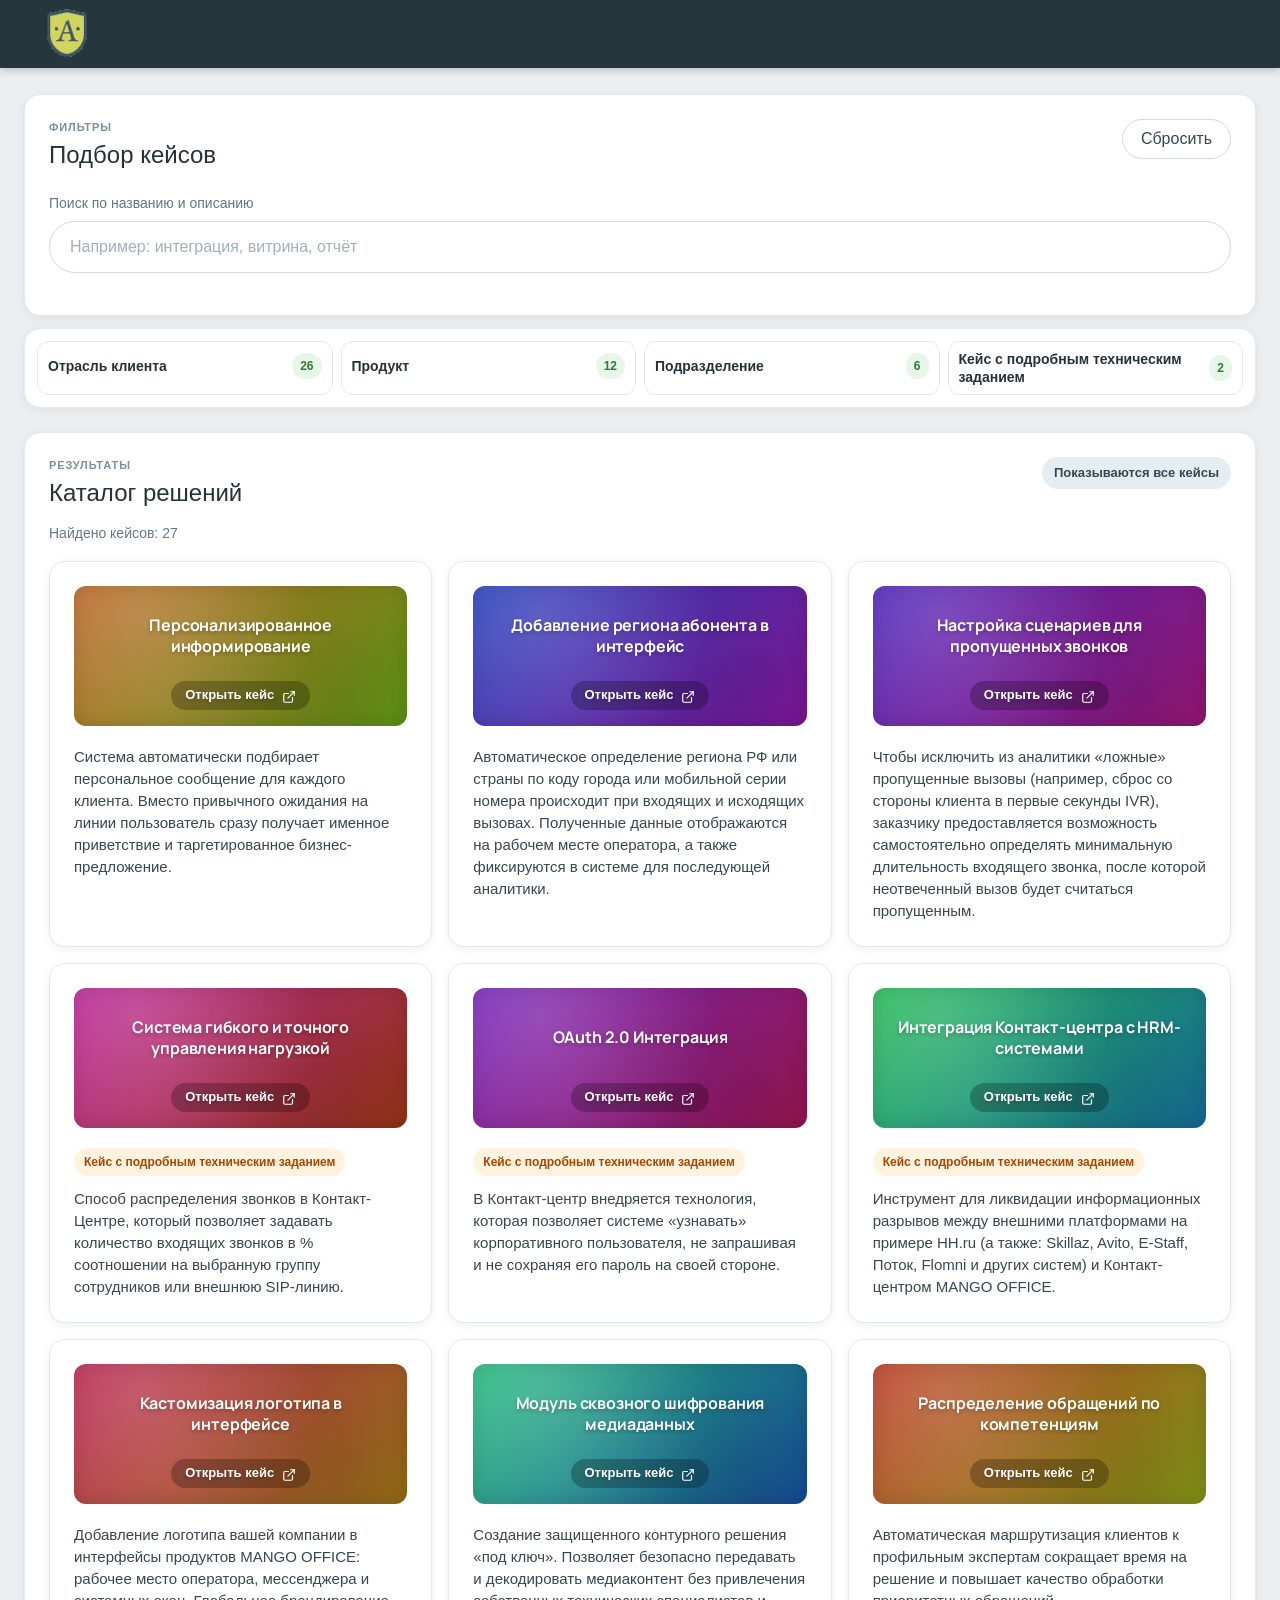
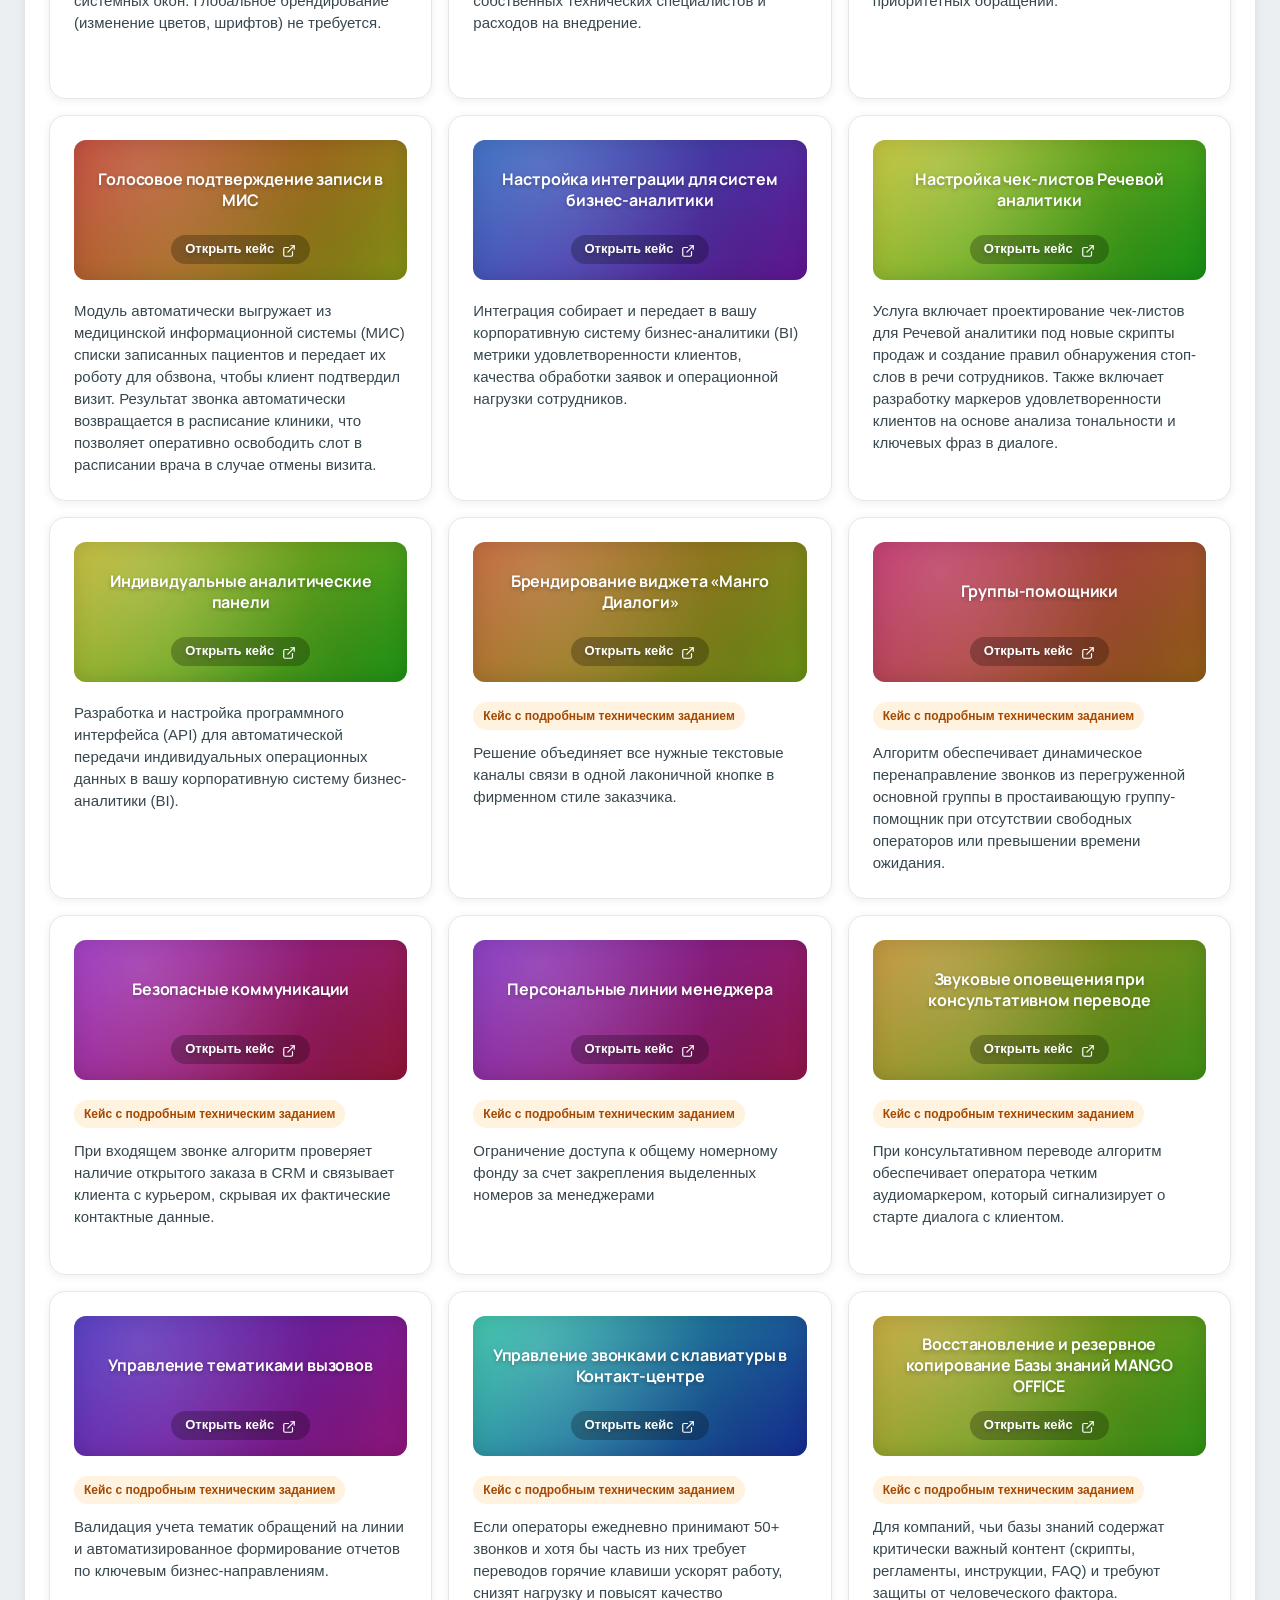
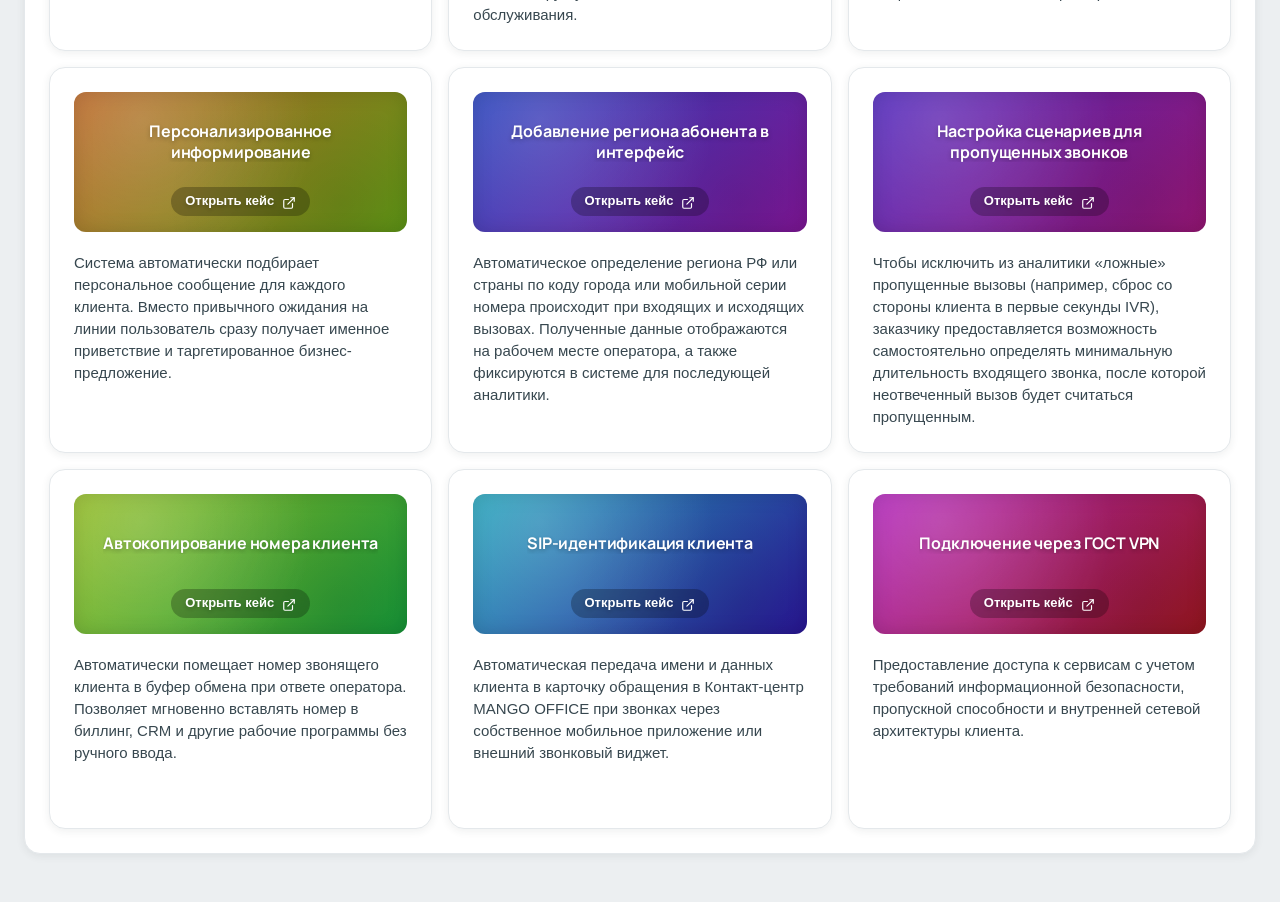
<file: index.html>
<!DOCTYPE html>
<html lang="ru">
<head>
  <meta charset="UTF-8">
  <meta name="viewport" content="width=device-width, initial-scale=1.0">
  <title>Дашборд кейсов доработок</title>
  <meta
    name="description"
    content="Одностраничный каталог кейсов доработок с фильтрами по отрасли, продукту и подразделению."
  >
  <link rel="preconnect" href="https://fonts.googleapis.com">
  <link rel="preconnect" href="https://fonts.gstatic.com" crossorigin>
  <link
    href="https://fonts.googleapis.com/css2?family=Manrope:wght@400;500;600;700;800&display=swap"
    rel="stylesheet"
  >
  <link rel="stylesheet" href="styles.css">
</head>
<body>
  <div class="lk-shell">
    <header class="topbar">
      <div class="logo-mark" aria-label="Mango Academy">
        <img src="./assets/mango-academy-mark.png" alt="Mango Academy">
      </div>
    </header>

    <div class="workspace">
      <main class="page-shell">
        <section class="filters-panel">
          <div class="panel-heading">
            <div>
              <p class="panel-heading__eyebrow">Фильтры</p>
              <h2>Подбор кейсов</h2>
            </div>
            <button class="ghost-button" id="reset-filters" type="button">Сбросить</button>
          </div>

          <label class="search-box" for="search-input">
            <span class="search-box__label">Поиск по названию и описанию</span>
            <input
              id="search-input"
              type="search"
              placeholder="Например: интеграция, витрина, отчёт"
              autocomplete="off"
            >
          </label>
        </section>

        <section class="filter-groups-shell filters-panel--top" aria-label="Фильтры">
          <div class="filter-groups" id="filter-groups"></div>
        </section>

        <section class="results-panel">
          <div class="results-toolbar">
            <div>
              <p class="panel-heading__eyebrow">Результаты</p>
              <h2>Каталог решений</h2>
            </div>
            <div class="active-filters" id="active-filters"></div>
          </div>

          <div class="results-state" id="results-state">Загружаю кейсы…</div>
          <div class="cards-grid" id="cards-grid" aria-live="polite"></div>
        </section>
      </main>
    </div>
  </div>

  <template id="case-card-template">
    <article class="case-card">
      <div class="case-card__body">
        <a class="case-card__visual case-card__link" target="_blank" rel="noopener noreferrer">
          <div class="case-card__visual-text"></div>
          <div class="case-card__visual-action">
            Открыть кейс
            <svg width="14" height="14" viewBox="0 0 24 24" fill="none" stroke="currentColor" stroke-width="2" stroke-linecap="round" stroke-linejoin="round" style="margin-bottom: -2px; margin-left: 4px;"><path d="M18 13v6a2 2 0 0 1-2 2H5a2 2 0 0 1-2-2V8a2 2 0 0 1 2-2h6"></path><polyline points="15 3 21 3 21 9"></polyline><line x1="10" y1="14" x2="21" y2="3"></line></svg>
          </div>
        </a>
        <div class="case-card__badges"></div>
        <p class="case-card__description"></p>
      </div>
    </article>
  </template>

  <script src="app.js" defer></script>
</body>
</html>
</file>
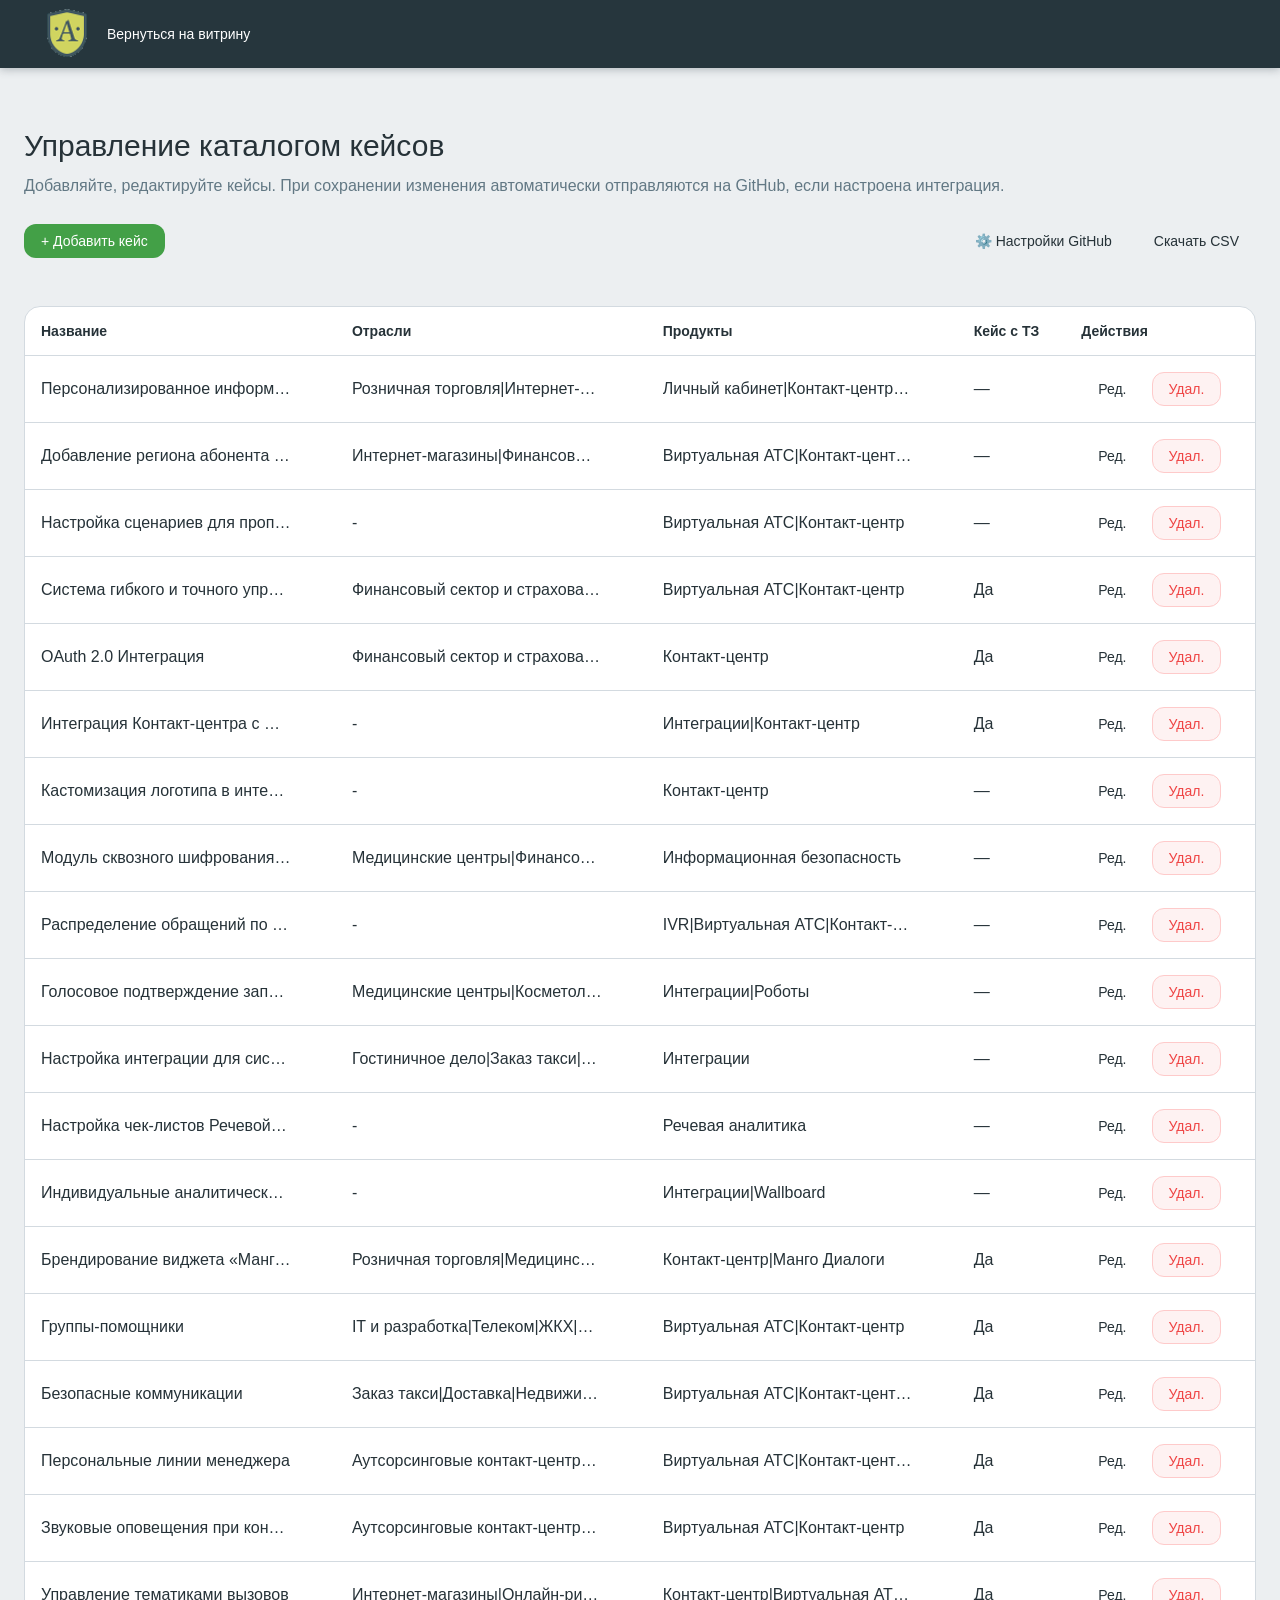
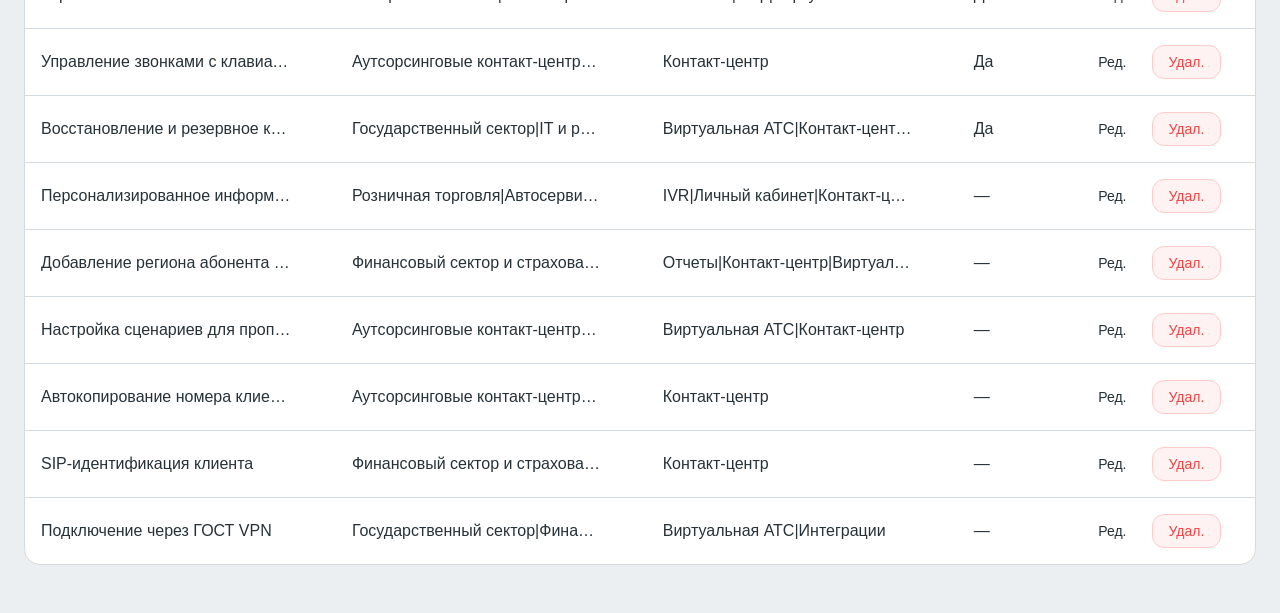
<file: admin.html>
<!DOCTYPE html>
<html lang="ru">
<head>
  <meta charset="UTF-8">
  <meta name="viewport" content="width=device-width, initial-scale=1.0">
  <title>Админка базы кейсов</title>
  <meta name="description" content="Внутренняя админ-страница для обновления базы кейсов Mango Academy.">
  <link rel="preconnect" href="https://fonts.googleapis.com">
  <link rel="preconnect" href="https://fonts.gstatic.com" crossorigin>
  <link href="https://fonts.googleapis.com/css2?family=Manrope:wght@400;500;600;700;800&display=swap" rel="stylesheet">
  <link rel="stylesheet" href="styles.css">
  <style>
    .admin-container {
      display: flex;
      flex-direction: column;
      gap: 2rem;
    }
    .admin-table-wrapper {
      overflow-x: auto;
      background: var(--surface);
      border-radius: var(--radius-lg);
      border: 1px solid var(--border);
    }
    .admin-table {
      width: 100%;
      border-collapse: collapse;
      text-align: left;
    }
    .admin-table th, .admin-table td {
      padding: 1rem;
      border-bottom: 1px solid var(--border);
    }
    .admin-table th {
      background: var(--surface-hover);
      font-weight: 600;
      color: var(--text-secondary);
      font-size: 0.875rem;
    }
    .admin-table tr:last-child td {
      border-bottom: none;
    }
    .admin-actions {
      display: flex;
      gap: 0.5rem;
    }
    .btn {
      display: inline-flex;
      align-items: center;
      justify-content: center;
      padding: 0.5rem 1rem;
      border-radius: var(--radius-md);
      font-weight: 500;
      cursor: pointer;
      border: 1px solid transparent;
      background: var(--surface-hover);
      color: var(--text-primary);
      transition: all 0.2s;
      font-size: 0.875rem;
      text-decoration: none;
    }
    .btn:hover {
      background: var(--border);
    }
    .btn--primary {
      background: var(--primary);
      color: white;
    }
    .btn--primary:hover {
      background: var(--primary-hover);
    }
    .btn--danger {
      color: #ef4444;
      background: #fef2f2;
      border-color: #fecaca;
    }
    .btn--danger:hover {
      background: #fee2e2;
    }
    .admin-form-overlay {
      position: fixed;
      inset: 0;
      background: rgba(0, 0, 0, 0.5);
      display: flex;
      align-items: center;
      justify-content: center;
      z-index: 100;
      opacity: 0;
      pointer-events: none;
      transition: opacity 0.2s;
    }
    .admin-form-overlay.active {
      opacity: 1;
      pointer-events: auto;
    }
    .admin-form-modal {
      background: var(--surface);
      width: 100%;
      max-width: 600px;
      border-radius: var(--radius-lg);
      padding: 2rem;
      box-shadow: 0 10px 25px -5px rgba(0, 0, 0, 0.1);
      max-height: 90vh;
      overflow-y: auto;
    }
    .admin-form-modal h2 {
      margin-bottom: 1.5rem;
      margin-top: 0;
    }
    .form-group {
      margin-bottom: 1rem;
    }
    .form-group label {
      display: block;
      margin-bottom: 0.5rem;
      font-weight: 500;
      color: var(--text-secondary);
      font-size: 0.875rem;
    }
    .form-group input, .form-group textarea {
      width: 100%;
      padding: 0.75rem;
      border-radius: var(--radius-md);
      border: 1px solid var(--border);
      background: var(--background);
      color: var(--text-primary);
      font-family: inherit;
      font-size: 0.875rem;
    }
    .form-group textarea {
      resize: vertical;
      min-height: 80px;
    }
    .form-group .hint {
      font-size: 0.75rem;
      color: var(--text-tertiary);
      margin-top: 0.25rem;
    }
    .modal-actions {
      display: flex;
      justify-content: flex-end;
      gap: 1rem;
      margin-top: 2rem;
    }
    .admin-header-actions {
      display: flex;
      justify-content: space-between;
      align-items: center;
      margin-bottom: 1rem;
    }
    .text-truncate {
      max-width: 250px;
      white-space: nowrap;
      overflow: hidden;
      text-overflow: ellipsis;
    }
    .suggested-tags {
      display: flex;
      flex-wrap: wrap;
      gap: 0.5rem;
      margin-top: 0.75rem;
    }
    .tag-chip {
      background: var(--surface-hover, #f3f4f6);
      border: 1px solid var(--border, #e5e7eb);
      padding: 0.25rem 0.75rem;
      border-radius: 9999px;
      font-size: 0.75rem;
      cursor: pointer;
      user-select: none;
      transition: all 0.2s;
    }
    .tag-chip:hover {
      background: var(--border, #e5e7eb);
    }
    .tag-chip.selected {
      background: var(--primary, #3b82f6);
      color: white;
      border-color: var(--primary, #3b82f6);
    }
  </style>
</head>
<body>
  <div class="lk-shell">
    <header class="topbar">
      <div class="logo-mark" aria-label="Mango Academy">
        <img src="./assets/mango-academy-mark.png" alt="Mango Academy">
      </div>
      <div style="display: flex; gap: 1rem;">
        <a href="index.html" class="btn">Вернуться на витрину</a>
      </div>
    </header>

    <div class="workspace">
      <main class="page-shell">
        <section class="content-header">
          <div>
            <h1>Управление каталогом кейсов</h1>
            <p>Добавляйте, редактируйте кейсы. При сохранении изменения автоматически отправляются на GitHub, если настроена интеграция.</p>
          </div>
        </section>

        <div class="admin-container">
          <div class="admin-header-actions">
            <button class="btn btn--primary" id="btn-add-case">+ Добавить кейс</button>
            <div style="display: flex; gap: 0.5rem;">
              <button class="btn" id="btn-settings">⚙️ Настройки GitHub</button>
              <button class="btn" id="btn-download-csv" title="Скачать CSV файл локально">Скачать CSV</button>
            </div>
          </div>
          
          <div class="admin-table-wrapper">
            <table class="admin-table">
              <thead>
                <tr>
                  <th>Название</th>
                  <th>Отрасли</th>
                  <th>Продукты</th>
                  <th>Кейс с ТЗ</th>
                  <th>Действия</th>
                </tr>
              </thead>
              <tbody id="cases-table-body">
                <tr><td colspan="5" style="text-align: center; padding: 2rem;">Загрузка данных...</td></tr>
              </tbody>
            </table>
          </div>
        </div>
      </main>
    </div>
  </div>

  <div class="admin-form-overlay" id="form-overlay">
    <div class="admin-form-modal">
      <h2 id="modal-title">Добавить кейс</h2>
      <form id="case-form">
        <input type="hidden" id="case-id">
        <div class="form-group">
          <label for="case-title">Название доработки *</label>
          <input type="text" id="case-title" required>
        </div>
        <div class="form-group">
          <label for="case-desc">Описание</label>
          <textarea id="case-desc"></textarea>
        </div>
        <div class="form-group">
          <label for="case-industries">Отрасли</label>
          <input type="text" id="case-industries">
          <div class="suggested-tags" id="tags-industries"></div>
          <div class="hint">Вводите через запятую или выбирайте из списка выше</div>
        </div>
        <div class="form-group">
          <label for="case-products">Продукты</label>
          <input type="text" id="case-products">
          <div class="suggested-tags" id="tags-products"></div>
          <div class="hint">Вводите через запятую или выбирайте из списка выше</div>
        </div>
        <div class="form-group">
          <label for="case-divisions">Подразделения</label>
          <input type="text" id="case-divisions">
          <div class="suggested-tags" id="tags-divisions"></div>
          <div class="hint">Вводите через запятую или выбирайте из списка выше</div>
        </div>
        <div class="form-group">
          <label for="case-url">Ссылка на статью</label>
          <input type="url" id="case-url">
        </div>
        <div class="modal-actions">
          <button type="button" class="btn" id="btn-cancel">Отмена</button>
          <button type="submit" class="btn btn--primary">Сохранить</button>
        </div>
      </form>
    </div>
  </div>

  <div class="admin-form-overlay" id="github-overlay">
    <div class="admin-form-modal">
      <h2>Настройки интеграции с GitHub</h2>
      <p style="margin-top: 0; margin-bottom: 1.5rem; font-size: 0.875rem; color: var(--text-secondary);">
        Укажите ваш репозиторий и Personal Access Token для автоматического сохранения изменений прямо на сайт. Данные сохраняются только в вашем браузере.
      </p>
      <form id="github-form">
        <div class="form-group">
          <label for="gh-repo">Репозиторий (например: alexanderglotov994-debug/marketplace)</label>
          <input type="text" id="gh-repo" placeholder="owner/repo" required>
        </div>
        <div class="form-group">
          <label for="gh-token">Personal Access Token</label>
          <input type="password" id="gh-token" placeholder="ghp_xxxxxxxxxxxxxxxxxxxx" required>
          <div class="hint">Убедитесь, что токен имеет права на запись кода (repo).</div>
        </div>
        <div class="modal-actions">
          <button type="button" class="btn" id="btn-github-cancel">Отмена</button>
          <button type="submit" class="btn btn--primary">Сохранить настройки</button>
        </div>
      </form>
    </div>
  </div>

  <script src="admin.js"></script>
</body>
</html>
</file>
<file: styles.css>
:root {
  --bg: #eceff1;
  --header: #26363d;
  --surface: #ffffff;
  --surface-soft: #f5f7f8;
  --surface-selected: #e5edf3;
  --border: #d3dae0;
  --border-light: #e4e8eb;
  --text: #263238;
  --muted: #627884;
  --icon: #37474f;
  --primary: #43a047;
  --primary-hover: #388e3c;
  --accent: #ff7733;
  --accent-hover: #ff9966;
  --info: #1e88e5;
  --radius-lg: 16px;
  --radius-md: 12px;
  --radius-sm: 6px;
  --shadow-card: 0 2px 8px rgba(38, 50, 56, 0.08);
  --shadow-card-hover: 0 6px 14px rgba(38, 50, 56, 0.18);
  --topbar-height: 68px;
  --container: 1240px;
}

*,
*::before,
*::after {
  box-sizing: border-box;
}

html {
  font-size: 16px;
}

body {
  margin: 0;
  min-height: 100vh;
  font-family: Roboto, Arial, sans-serif;
  color: var(--text);
  background: var(--bg);
}

a {
  color: inherit;
}

button,
input {
  font: inherit;
}

.lk-shell {
  min-height: 100vh;
}

.topbar {
  position: relative;
  z-index: 40;
  display: flex;
  align-items: center;
  min-height: var(--topbar-height);
  padding: 0 44px;
  background: var(--header);
  color: #ffffff;
  box-shadow: 0 2px 8px rgba(55, 71, 79, 0.3);
}

.logo-mark {
  display: inline-flex;
  align-items: center;
  min-width: 0;
}

.logo-mark img {
  display: block;
  width: 46px;
  height: auto;
  max-height: 50px;
  object-fit: contain;
}

.workspace {
  min-height: calc(100vh - var(--topbar-height));
}

.nav-icon {
  position: relative;
  width: 18px;
  height: 18px;
  flex: 0 0 auto;
  color: var(--icon);
}

.nav-icon::before,
.nav-icon::after {
  content: "";
  position: absolute;
  display: block;
}

.nav-icon--home::before {
  inset: 7px 3px 2px;
  background: currentColor;
  border-radius: 2px;
}

.nav-icon--home::after {
  left: 2px;
  top: 2px;
  width: 14px;
  height: 14px;
  border-left: 8px solid transparent;
  border-right: 8px solid transparent;
  border-bottom: 9px solid currentColor;
  transform: scaleX(0.78);
}

.nav-icon--grid::before {
  inset: 2px;
  border: 2px solid currentColor;
  border-radius: 2px;
  box-shadow: inset 5px 0 0 rgba(55, 71, 79, 0.18), inset -5px 0 0 rgba(55, 71, 79, 0.18);
}

.nav-icon--phone::before {
  inset: 1px 5px;
  border: 2px solid currentColor;
  border-radius: 4px;
}

.nav-icon--phone::after {
  left: 8px;
  bottom: 4px;
  width: 2px;
  height: 2px;
  border-radius: 50%;
  background: currentColor;
}

.nav-icon--link::before {
  left: 1px;
  top: 7px;
  width: 16px;
  height: 4px;
  border-radius: 6px;
  border: 2px solid currentColor;
  transform: rotate(-35deg);
}

.nav-icon--chart::before {
  left: 2px;
  bottom: 2px;
  width: 3px;
  height: 7px;
  background: currentColor;
  box-shadow: 6px -4px 0 currentColor, 12px -9px 0 currentColor;
}

.nav-icon--dialog::before {
  inset: 3px 2px 5px;
  background: currentColor;
  border-radius: 4px;
}

.nav-icon--dialog::after {
  left: 5px;
  bottom: 2px;
  border-top: 5px solid currentColor;
  border-right: 5px solid transparent;
}

.nav-icon--users::before {
  left: 2px;
  top: 2px;
  width: 6px;
  height: 6px;
  border-radius: 50%;
  background: currentColor;
  box-shadow: 8px 0 0 currentColor;
}

.nav-icon--users::after {
  left: 0;
  bottom: 2px;
  width: 18px;
  height: 7px;
  border-radius: 10px 10px 2px 2px;
  background: currentColor;
}

.nav-icon--wallet::before {
  inset: 3px 1px;
  border: 2px solid currentColor;
  border-radius: 3px;
}

.nav-icon--wallet::after {
  right: 2px;
  top: 7px;
  width: 6px;
  height: 5px;
  border-radius: 3px 0 0 3px;
  background: currentColor;
}

.nav-icon--settings::before {
  inset: 3px;
  border: 4px solid currentColor;
  border-radius: 50%;
}

.nav-icon--settings::after {
  left: 8px;
  top: 0;
  width: 2px;
  height: 18px;
  background: currentColor;
  box-shadow: -6px 6px 0 -1px currentColor, 6px -6px 0 -1px currentColor;
  transform: rotate(45deg);
}

.page-shell {
  width: min(calc(100% - 48px), var(--container));
  margin: 0 auto;
  padding: 26px 0 48px;
}

.content-header {
  min-height: 116px;
  padding: 34px 0 26px;
}

.content-header h1 {
  margin: 0;
  font-size: 30px;
  line-height: 36px;
  font-weight: 400;
  color: #263238;
}

.content-header p {
  margin: 10px 0 0;
  color: var(--muted);
  font-size: 16px;
  line-height: 24px;
}

.tabs-strip {
  display: flex;
  align-items: center;
  min-height: 64px;
  margin-bottom: 24px;
  padding: 0 12px;
  border-radius: 4px;
  background: var(--surface);
}

.tabs-strip__tab {
  display: inline-flex;
  align-items: center;
  min-height: 48px;
  padding: 0 16px;
  border-radius: 8px;
  color: var(--text);
  font-size: 14px;
}

.tabs-strip__tab--active {
  background: var(--surface-soft);
}

.filters-panel,
.filter-groups-shell,
.results-panel {
  border: 1px solid var(--border-light);
  border-radius: var(--radius-lg);
  background: var(--surface);
  box-shadow: var(--shadow-card);
}

.filters-panel,
.filter-groups-shell,
.results-panel {
  padding: 24px;
}

.filter-groups-shell {
  padding: 12px;
}

.filters-panel--top {
  position: sticky;
  top: 0;
  z-index: 20;
}

.filter-groups-shell {
  margin-top: 12px;
}

.panel-heading,
.results-toolbar {
  display: flex;
  align-items: flex-start;
  justify-content: space-between;
  gap: 16px;
}

.panel-heading__eyebrow,
.case-card__eyebrow {
  margin: 0;
  text-transform: uppercase;
  letter-spacing: 0.08em;
  font-size: 11px;
  line-height: 16px;
  font-weight: 700;
  color: #78909c;
}

.panel-heading h2,
.results-toolbar h2 {
  margin: 4px 0 0;
  font-size: 24px;
  line-height: 32px;
  font-weight: 500;
  color: #263238;
}

.ghost-button {
  min-height: 40px;
  border: 1px solid var(--border);
  border-radius: 24px;
  background: #ffffff;
  color: #37474f;
  padding: 8px 18px;
  cursor: pointer;
  transition: background 0.18s ease, border-color 0.18s ease;
}

.ghost-button:hover,
.ghost-button:focus-visible {
  background: var(--surface-soft);
  border-color: #a0b1b9;
}

.search-box {
  display: flex;
  flex-direction: column;
  gap: 8px;
  margin: 22px 0 18px;
}

.search-box__label {
  font-size: 14px;
  line-height: 20px;
  color: var(--muted);
}

.search-box input {
  width: 100%;
  min-height: 52px;
  border: 1px solid var(--border);
  border-radius: 28px;
  background: #ffffff;
  padding: 0 20px;
  color: var(--text);
  font-size: 16px;
}

.search-box input::placeholder {
  color: #a0b1b9;
}

.search-box input:focus-visible {
  outline: none;
  border-color: var(--primary);
  box-shadow: 0 0 0 3px rgba(67, 160, 71, 0.18);
}

.filter-groups {
  display: grid;
  grid-template-columns: repeat(4, minmax(0, 1fr));
  gap: 8px;
}

.filter-group {
  position: relative;
  border: 1px solid var(--border-light);
  border-radius: var(--radius-md);
  background: #ffffff;
}

.filter-group[open] {
  z-index: 25;
  box-shadow: var(--shadow-card-hover);
}

.filter-group summary {
  display: flex;
  align-items: center;
  justify-content: space-between;
  gap: 8px;
  min-height: 48px;
  padding: 8px 10px;
  list-style: none;
  cursor: pointer;
}

.filter-group summary::-webkit-details-marker {
  display: none;
}

.filter-group__meta {
  min-width: 0;
}

.filter-group__label {
  font-size: 14px;
  line-height: 18px;
  font-weight: 700;
}

.filter-group__status {
  color: var(--muted);
  font-size: 14px;
  line-height: 20px;
  white-space: nowrap;
  overflow: hidden;
  text-overflow: ellipsis;
}

.filter-group__body {
  display: grid;
  gap: 8px;
  position: absolute;
  top: calc(100% + 8px);
  left: 0;
  right: 0;
  padding: 10px;
  border: 1px solid var(--border-light);
  border-radius: var(--radius-md);
  background: #ffffff;
  box-shadow: var(--shadow-card-hover);
}

.filter-actions {
  display: flex;
  gap: 8px;
  flex-wrap: wrap;
}

.filter-action {
  min-height: 28px;
  border: 0;
  border-radius: 18px;
  padding: 4px 10px;
  cursor: pointer;
  background: #edf1f3;
  color: #37474f;
}

.filter-action:hover {
  background: #e0e7eb;
}

.checkbox-list {
  display: grid;
  gap: 6px;
  max-height: 260px;
  overflow: auto;
  padding-right: 4px;
}

.checkbox-item {
  display: flex;
  align-items: flex-start;
  gap: 8px;
  padding: 7px 8px;
  border-radius: 10px;
  background: var(--surface-soft);
}

.checkbox-item input {
  accent-color: var(--primary);
  margin-top: 2px;
}

.checkbox-item__text {
  display: flex;
  flex-direction: column;
  gap: 2px;
}

.checkbox-item__label {
  font-size: 14px;
  line-height: 20px;
}

.checkbox-item__hint {
  font-size: 12px;
  line-height: 16px;
  color: var(--muted);
}

.results-panel {
  margin-top: 24px;
}

.results-toolbar {
  margin-bottom: 14px;
}

.active-filters {
  display: flex;
  flex-wrap: wrap;
  justify-content: flex-end;
  gap: 8px;
}

.results-state {
  margin-bottom: 18px;
  color: var(--muted);
  font-size: 14px;
  line-height: 20px;
}

.cards-grid {
  display: grid;
  gap: 16px;
  grid-template-columns: repeat(auto-fit, minmax(300px, 1fr));
}

.case-card {
  min-height: 360px;
  border: 1px solid var(--border-light);
  border-radius: var(--radius-lg);
  background: #ffffff;
  box-shadow: var(--shadow-card);
  overflow: hidden;
  transition: transform 0.18s ease, box-shadow 0.18s ease;
}

.case-card:hover {
  transform: translateY(-2px);
  box-shadow: var(--shadow-card-hover);
}

.case-card__body {
  display: flex;
  flex-direction: column;
  min-height: 100%;
  padding: 24px;
}

.case-card__visual {
  display: flex;
  flex-direction: column;
  align-items: center;
  justify-content: space-between;
  min-height: 140px;
  margin-bottom: 20px;
  border-radius: var(--radius-md);
  padding: 16px;
  text-align: center;
  color: #ffffff;
  font-weight: 700;
  font-size: 16px;
  line-height: 1.3;
  text-shadow: 0 2px 4px rgba(0, 0, 0, 0.25);
  position: relative;
  overflow: hidden;
  box-shadow: inset 0 0 20px rgba(0, 0, 0, 0.15);
  text-decoration: none;
  transition: transform 0.2s ease, box-shadow 0.2s ease;
}

.case-card__visual:hover {
  transform: translateY(-2px);
  box-shadow: inset 0 0 20px rgba(0, 0, 0, 0.15), 0 4px 12px rgba(0,0,0,0.15);
}

.case-card__visual::before {
  content: "";
  position: absolute;
  inset: 0;
  background: radial-gradient(circle at 20% 20%, rgba(255, 255, 255, 0.18) 0%, transparent 60%),
              radial-gradient(circle at 80% 80%, rgba(0, 0, 0, 0.12) 0%, transparent 60%);
  z-index: 1;
}

.case-card__visual-text {
  position: relative;
  z-index: 2;
  margin: auto;
  display: -webkit-box;
  -webkit-line-clamp: 3;
  -webkit-box-orient: vertical;
  overflow: hidden;
  font-family: 'Manrope', sans-serif;
  letter-spacing: -0.01em;
}

.case-card__visual-action {
  position: relative;
  z-index: 2;
  display: flex;
  align-items: center;
  gap: 4px;
  margin-top: 12px;
  padding: 6px 14px;
  background: rgba(0, 0, 0, 0.25);
  border-radius: 16px;
  backdrop-filter: blur(6px);
  -webkit-backdrop-filter: blur(6px);
  font-size: 13px;
  font-weight: 600;
  color: #ffffff;
  transition: background 0.2s ease;
}

.case-card__visual:hover .case-card__visual-action {
  background: rgba(0, 0, 0, 0.45);
}

.case-card__badges {
  display: flex;
  flex-wrap: wrap;
  gap: 8px;
  margin: 0 0 12px;
}

.case-card__badge {
  display: inline-flex;
  align-items: center;
  min-height: 28px;
  padding: 4px 10px;
  border-radius: 14px;
  background: #fff3e0;
  color: #a44800;
  font-size: 12px;
  line-height: 18px;
  font-weight: 700;
}

.case-card__description {
  margin: 0;
  color: #37474f;
  font-size: 15px;
  line-height: 22px;
  display: -webkit-box;
  -webkit-line-clamp: 11;
  -webkit-box-orient: vertical;
  overflow: hidden;
}

.chip {
  display: inline-flex;
  align-items: center;
  min-height: 32px;
  padding: 0 12px;
  border-radius: 18px;
  background: var(--surface-selected);
  color: #37474f;
  font-size: 13px;
  line-height: 18px;
  font-weight: 700;
}

.filter-group summary .chip {
  min-height: 26px;
  padding: 0 8px;
  background: #e8f5e9;
  color: #2e7d32;
  font-size: 12px;
}

.empty-state {
  padding: 28px;
  border-radius: var(--radius-md);
  background: var(--surface-soft);
  border: 1px dashed var(--border);
  color: var(--muted);
}

.workflow-panel {
  margin-top: 18px;
  padding: 20px;
  border-radius: var(--radius-md);
  border: 1px solid var(--border-light);
  background: #ffffff;
}

.workflow-list {
  margin: 0;
  padding-left: 20px;
  color: var(--text);
  line-height: 1.6;
}

.workflow-list li + li {
  margin-top: 10px;
}

.workflow-panel--admin {
  margin-top: 0;
}

.admin-summary {
  display: grid;
  grid-template-columns: repeat(2, minmax(0, 1fr));
  gap: 16px;
  margin-bottom: 24px;
}

.stat-card {
  display: grid;
  gap: 8px;
  padding: 18px;
  border: 1px solid var(--border-light);
  border-radius: var(--radius-md);
  background: #ffffff;
  box-shadow: var(--shadow-card);
}

.stat-card__label {
  color: var(--muted);
  font-size: 12px;
  line-height: 16px;
  text-transform: uppercase;
  letter-spacing: 0.08em;
  font-weight: 700;
}

.stat-card__note {
  color: var(--text);
  font-size: 16px;
  line-height: 22px;
}

.admin-layout {
  display: grid;
  grid-template-columns: minmax(0, 1.15fr) minmax(300px, 0.85fr);
  gap: 20px;
}

.admin-card {
  display: grid;
  align-content: start;
  gap: 20px;
}

.admin-tags {
  display: flex;
  flex-wrap: wrap;
  gap: 10px;
}

.admin-command-list {
  display: grid;
  gap: 14px;
}

.admin-command {
  display: grid;
  gap: 8px;
  padding: 16px;
  border-radius: var(--radius-md);
  background: var(--surface-soft);
  border: 1px solid var(--border-light);
}

.admin-command code,
.workflow-list code,
.stat-card code {
  font-family: ui-monospace, SFMono-Regular, Menlo, Consolas, monospace;
  font-size: 0.94rem;
  padding: 2px 6px;
  border-radius: 6px;
  background: #edf1f3;
}

@media (max-width: 1180px) {
  .cards-grid {
    grid-template-columns: repeat(auto-fit, minmax(280px, 1fr));
  }

  .filter-groups {
    grid-template-columns: repeat(2, minmax(0, 1fr));
  }
}

@media (max-width: 980px) {
  .admin-layout,
  .admin-summary {
    grid-template-columns: 1fr;
  }

  .filters-panel--top {
    position: static;
  }
}

@media (max-width: 720px) {
  .topbar {
    min-height: 60px;
    padding: 0 20px;
  }

  .logo-mark img {
    width: 42px;
    max-height: 44px;
  }

  .page-shell {
    width: min(calc(100% - 24px), var(--container));
    padding-top: 16px;
  }

  .content-header {
    min-height: 0;
    padding: 18px 0;
  }

  .content-header h1 {
    font-size: 26px;
    line-height: 32px;
  }

  .filters-panel,
  .filter-groups-shell,
  .results-panel {
    padding: 18px;
  }

  .case-card__topline,
  .panel-heading,
  .results-toolbar {
    flex-direction: column;
    align-items: stretch;
  }

  .active-filters {
    justify-content: flex-start;
  }

  .cards-grid {
    grid-template-columns: 1fr;
  }

  .filter-groups {
    grid-template-columns: 1fr;
  }

  .case-card {
    min-height: 0;
  }

  .case-card__link {
    width: 100%;
  }

  .meta-group {
    grid-template-columns: 1fr;
    gap: 4px;
  }
}
</file>
